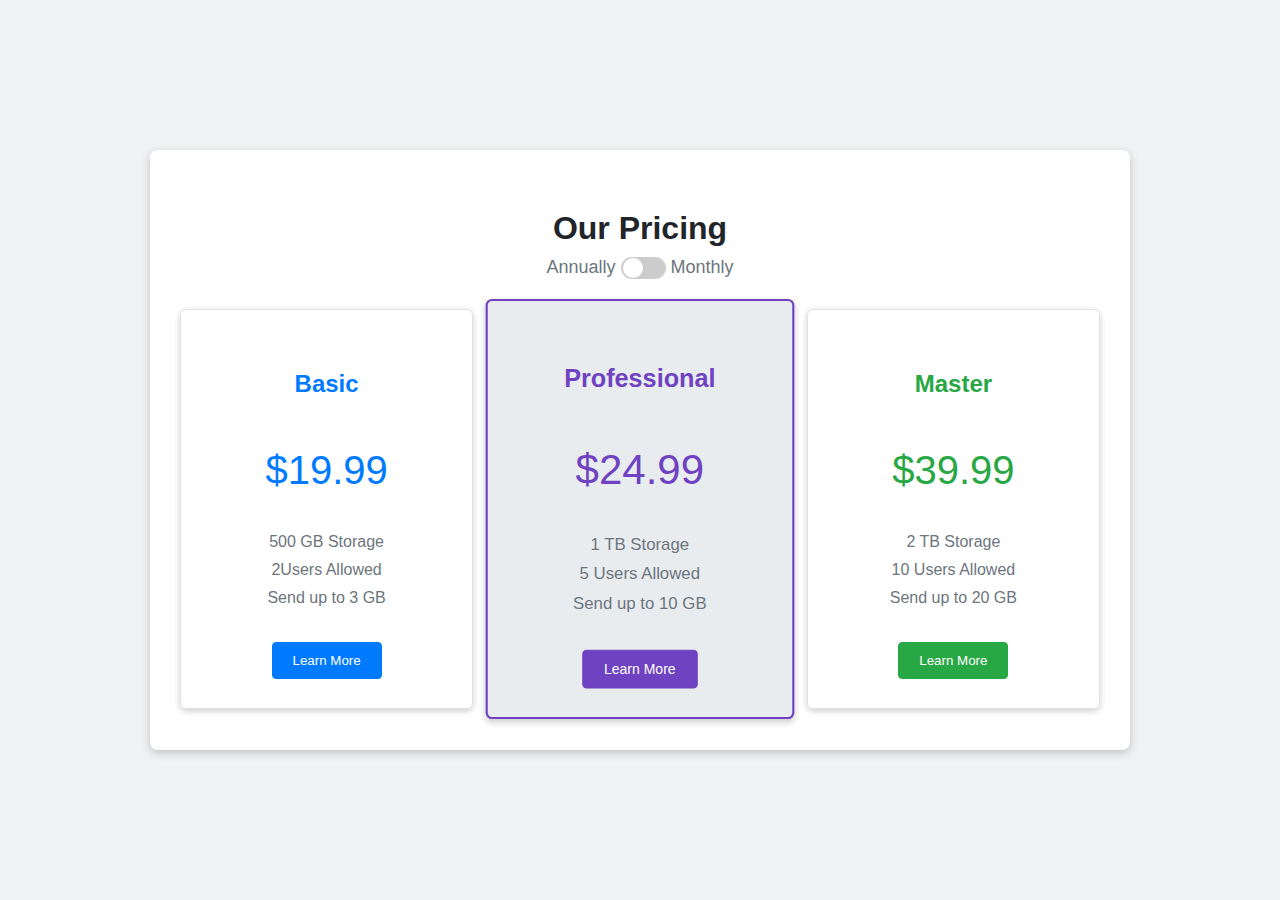
<file: Day10/index.html>
<!DOCTYPE html>
<html lang="en">
<head>
    <link rel="stylesheet" href="style.css">
    <meta charset="UTF-8">
    <meta name="viewport" content="width=device-width, initial-scale=1.0">
    <title>Day10</title>
</head>
<body>
    <div class="container">
        <h1>Our Pricing</h1>
        <p class="toggle">Annually 
            <label class="switch">
                <input type="checkbox">
                <span class="slider round"></span>
              </label>
              Monthly</p>
        <div class="cards">
          <div class="card1 card"> 
            <h2>Basic</h2>
            <p>$19.99</p>
           <ul>
              <li>500 GB Storage</li>
              <li>2Users Allowed</li>
              <li>Send up to 3 GB</li>
            </ul>
            <button>Learn More</button>
          </div>
          <div class="card2 card">
            <h2>Professional</h2>
            <p>$24.99</p>
            <ul>
              <li>1 TB Storage</li>
              <li>5 Users Allowed</li>
              <li>Send up to 10 GB</li>
            </ul>
            <button>Learn More</button>
          </div>
          <div class="card3 card">
            <h2>Master</h2>
            <p>$39.99</p>
            <ul>
              <li>2 TB Storage</li>
              <li>10 Users Allowed</li>
              <li>Send up to 20 GB</li>
            </ul>
            <button>Learn More</button>
          </div>
        </div>
    </div>
</body>
</html>
</file>
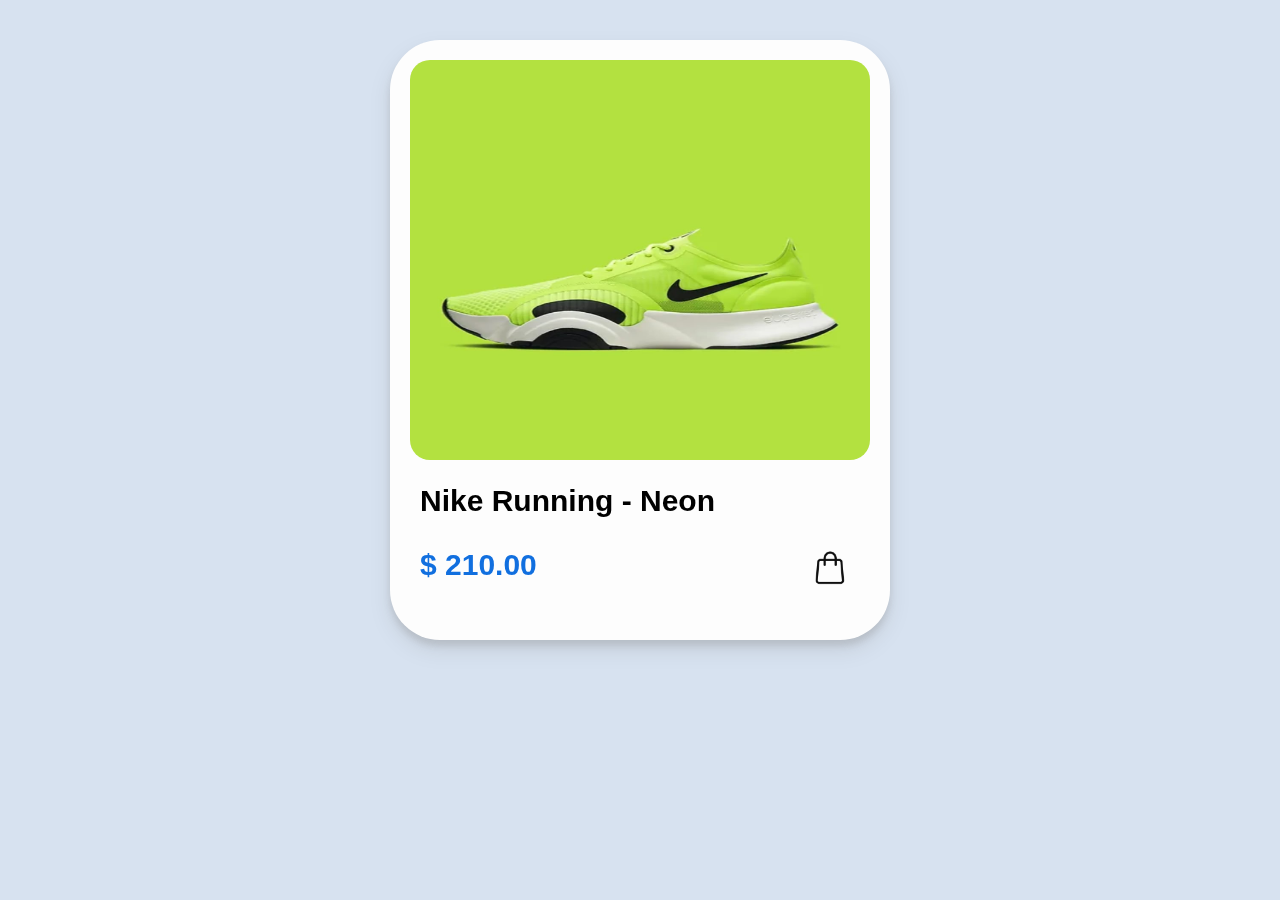
<file: Day2/index.html>
<!DOCTYPE html>
<html lang="en">
<head>
    <link rel="stylesheet" href="style.css">
    <meta charset="UTF-8">
    <meta name="viewport" content="width=device-width, initial-scale=1.0">
    <title>Day2</title>
</head>
<body>
    <div class="card">
      <img src="nike.jpg" alt="nike_shoes">
     <figcaption>Nike Running - Neon</figcaption>
      <div class="flex"><h2>$ 210.00</h2>
    <div class="cart">
        <img src="cart_bag.webp" alt="cart_bag">
        </div>
    </div>
    </div>
</body>
</html>
</file>
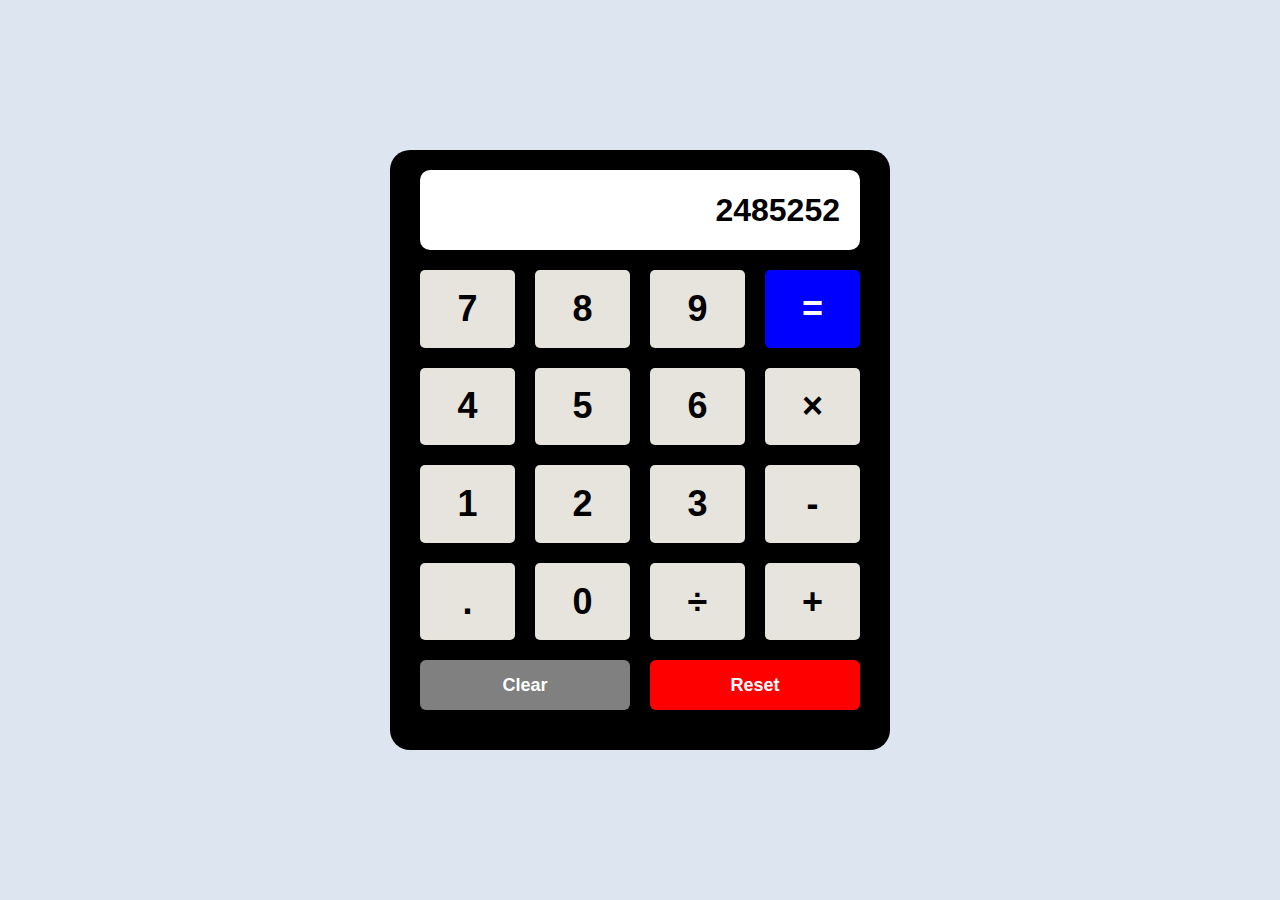
<file: Day5/index.html>
<!DOCTYPE html>
<html lang="en">
<head>
    <meta charset="UTF-8">
    <link rel="stylesheet" href="style.css">
    <meta name="viewport" content="width=device-width, initial-scale=1.0">
    <title>Day5</title>
</head>
<body>
    <div class="container">
        <input type="text" placeholder="2485252">
        <div class="calculator">
            <button class="number">7</button><button class="number">8</button><button class="number">9</button><button class="operator">=</button>
            <button class="number">4</button><button class="number">5</button><button class="number">6</button><button class="number">× </button>
            <button class="number">1</button><button class="number">2</button><button class="number">3</button><button class="number">-</button>
            <button class="number">.</button><button class="number">0</button><button class="number">÷</button><button class="number">+</button>
            <button class="clear">Clear</button><button class="reset">Reset</button>
        </div>
    </div>
</body>
</html>
</file>
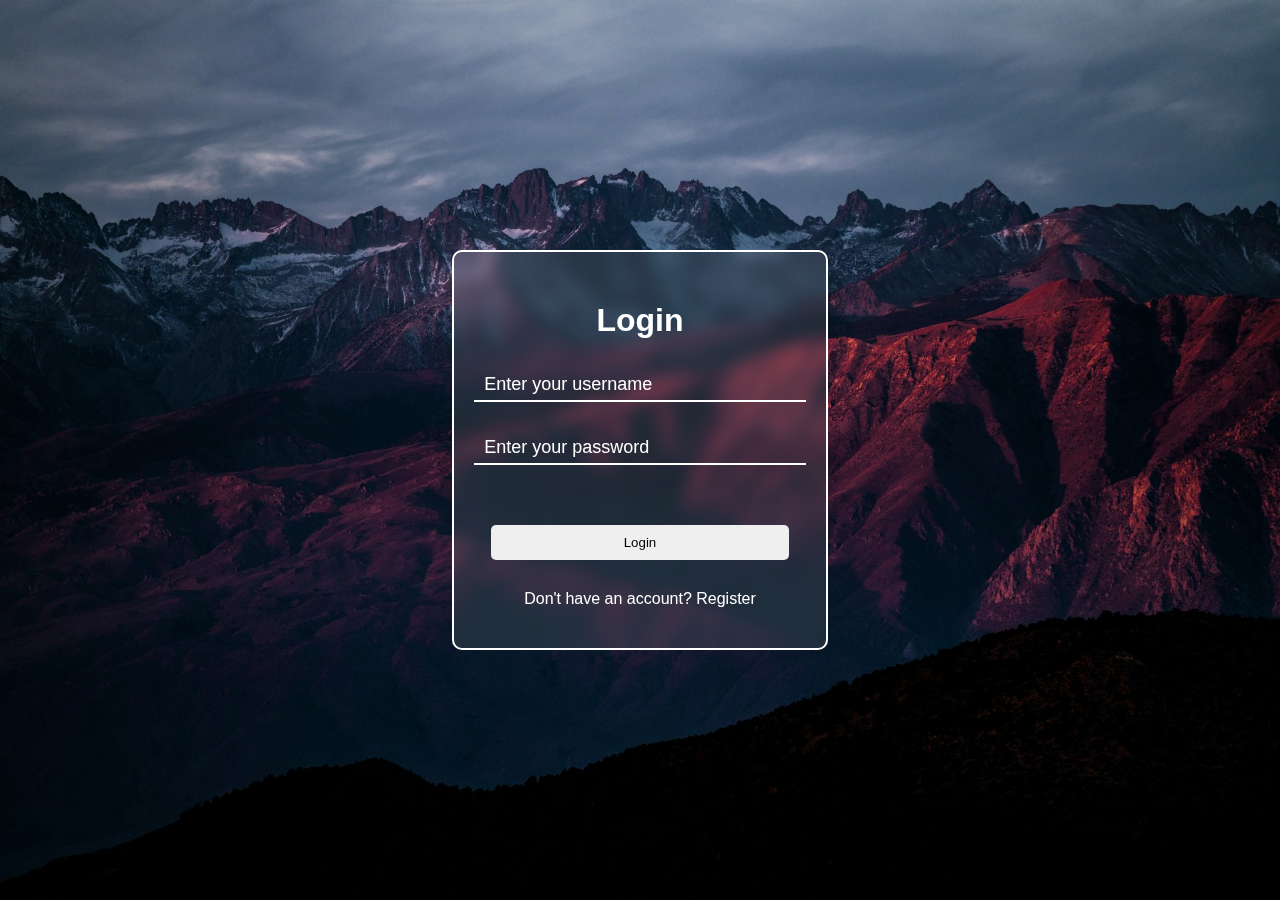
<file: Day7/index.html>
<!-- Use font family sans-serif
2. Use the background image on the body
3. On hover, background color of button should change to rgba(255, 255, 255, 0.8) -->
<!DOCTYPE html>
<html lang="en">
<head>
    <link rel="stylesheet" href="style.css">
    <meta charset="UTF-8">
    <meta name="viewport" content="width=device-width, initial-scale=1.0">
    <title>Day7</title>
</head>
<body>
    <div class="container">
       <h1>Login</h1>  
       <input type="text" placeholder="Enter your username">
       <input type="text" placeholder="Enter your password">
       <button>Login</button>
       <p>Don't have an account? Register</p>  
    </div>
</body>
</html>
</file>
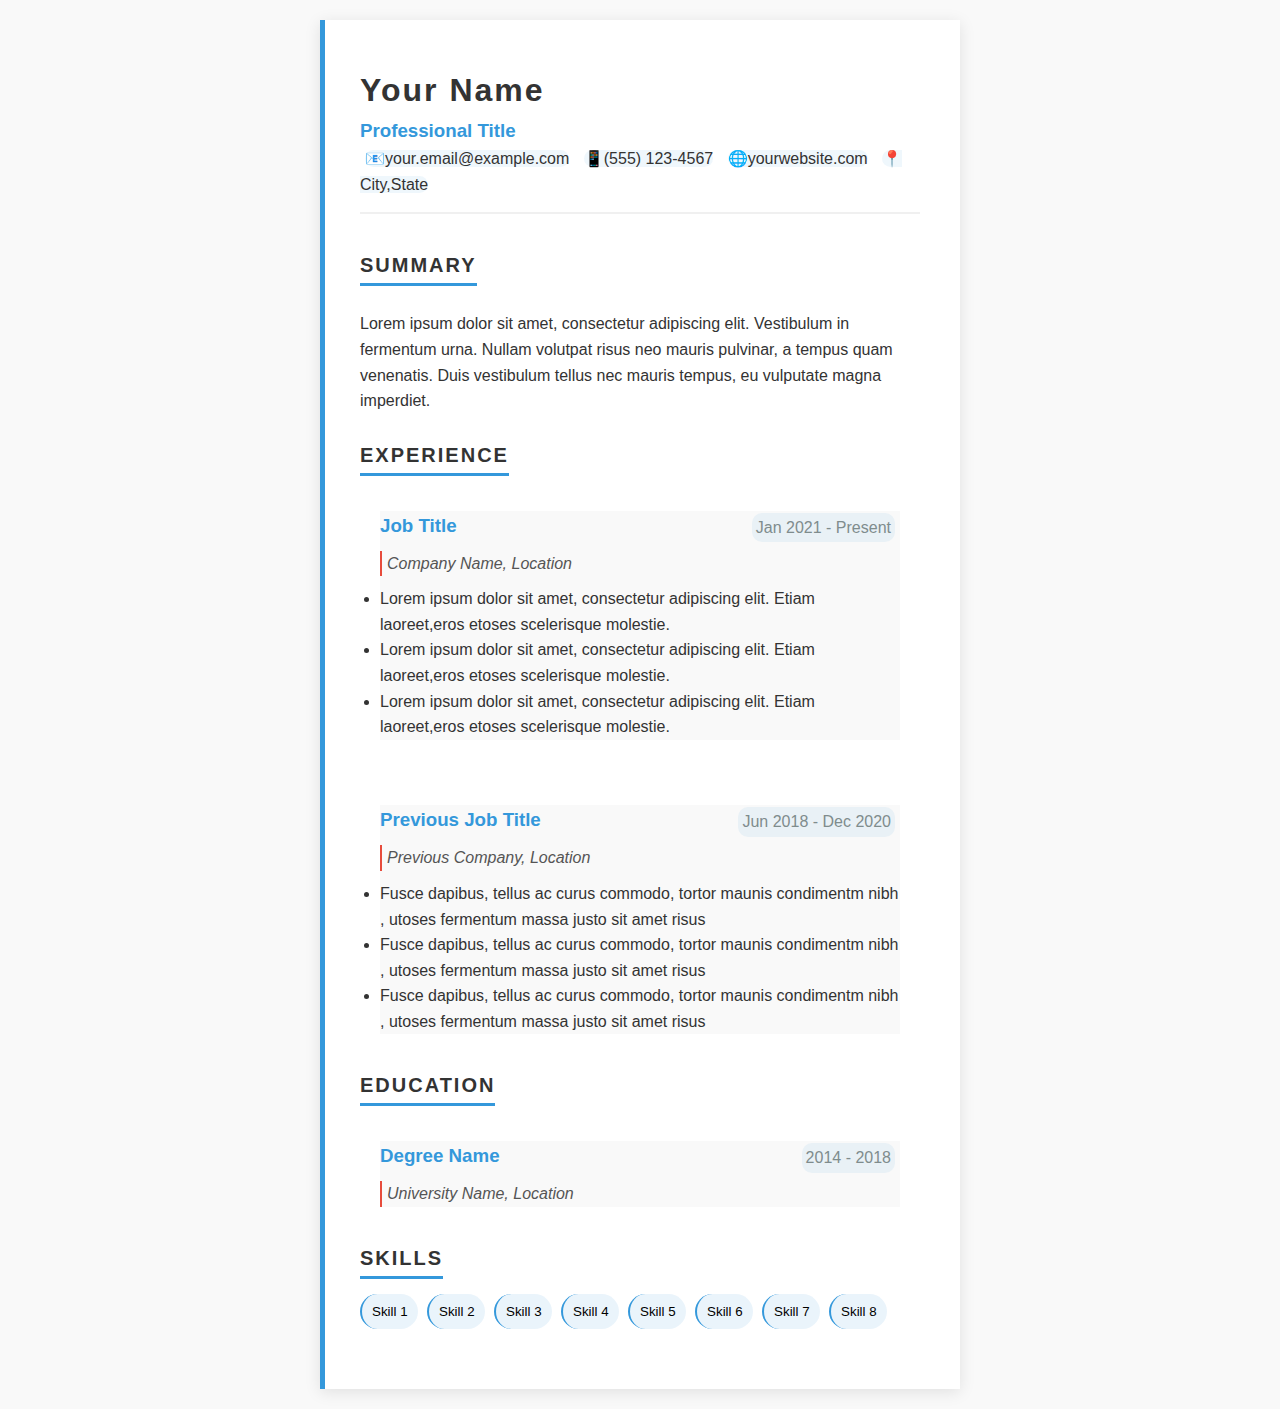
<file: Day8/index.html>
<!DOCTYPE html>
<html lang="en">
<head>
    <link rel="stylesheet" href="style.css">
    <meta charset="UTF-8">
    <meta name="viewport" content="width=device-width, initial-scale=1.0">
    <title>Day8</title>
</head>
<body>
    <div class="container">
        <header>
            <h1>Your Name</h1>
            <h3>Professional Title</h3>
            <p><a>📧your.email@example.com</a>
                <a> 📱(555) 123-4567</a>
                <a>🌐yourwebsite.com</a>
                <a> 📍City,State</a>
            </p>
        </header>
        <section>
            <div class="head">
                <h2>SUMMARY</h2>
            </div>
            <p class="p">Lorem ipsum dolor sit amet, consectetur adipiscing elit. Vestibulum in
                fermentum urna. Nullam volutpat risus neo mauris pulvinar, a tempus quam venenatis.
                Duis vestibulum tellus nec mauris tempus, eu vulputate magna imperdiet.
            </p>
        </section>
        <section>
            <div class="head">
                <h2>EXPERIENCE</h2>
            </div>
            <div class="background">
                <h3>Job Title</h3>
                <span class="date">Jan 2021 - Present</span>
                <p class="red"><i>Company Name, Location</i></p>
                <ul>
                    <li>Lorem ipsum dolor sit amet, consectetur adipiscing elit. Etiam laoreet,eros etoses scelerisque
                        molestie.</li>
                    <li>Lorem ipsum dolor sit amet, consectetur adipiscing elit. Etiam laoreet,eros etoses scelerisque
                        molestie.</li>
                    <li>Lorem ipsum dolor sit amet, consectetur adipiscing elit. Etiam laoreet,eros etoses scelerisque
                        molestie.</li>
                </ul>
            </div>
            <br>
            <div class="background">
                <h3>Previous Job Title</h3>
                <span class="date">Jun 2018 - Dec 2020</span>
                <p class="red"><i>Previous Company, Location</i></p>
                <ul>
                    <li>Fusce dapibus, tellus ac curus commodo, tortor maunis condimentm nibh , utoses fermentum massa
                        justo sit amet risus</li>
                    <li>Fusce dapibus, tellus ac curus commodo, tortor maunis condimentm nibh , utoses fermentum massa
                        justo sit amet risus</li>
                    <li>Fusce dapibus, tellus ac curus commodo, tortor maunis condimentm nibh , utoses fermentum massa
                        justo sit amet risus</li>
                </ul>
            </div>
        </section>
        <section>
            <div class="head">
                <h2>EDUCATION</h2>
            </div>
            <div class="background">
                <h3>Degree Name</h3>
                <span class="date">2014 - 2018</span>
                <p class="red"><i>University Name, Location</i></p>
            </div>
        </section>
        <section>
            <div class="head">
                <h2>SKILLS</h2>
            </div>
            <div class="skills">
                <button>Skill 1</button>
                <button>Skill 2</button>
                <button>Skill 3</button>
                <button>Skill 4</button>
                <button>Skill 5</button>
                <button>Skill 6</button>
                <button>Skill 7</button>
                <button>Skill 8</button>
            </div>
        </section>
    </div>
</body>
</html>
</file>
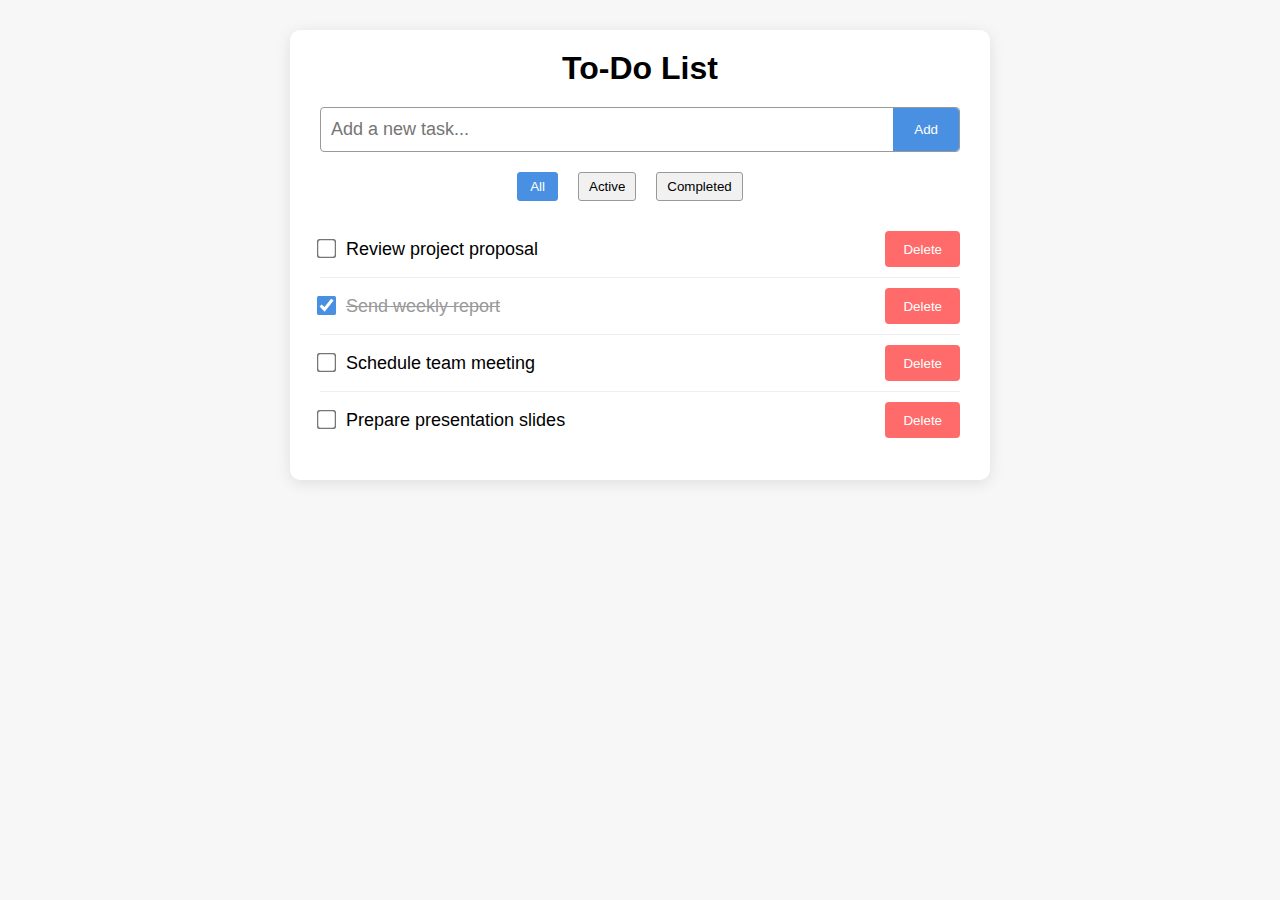
<file: Day9/index.html>
<!DOCTYPE html>
<html lang="en">
<head>
    <link rel="stylesheet" href="style.css">
    <meta charset="UTF-8">
    <meta name="viewport" content="width=device-width, initial-scale=1.0">
    <title>Day9</title>
</head>
<body>
    <div class="container">
        <h1>To-Do List</h1>
        <div class="combine">
            <form action class="input">
                <input type="text" placeholder="Add a new task...">
                <button class="add">Add</button>
            </form>
        </div>
        <div class="buttons"><button class="blue">All</button><button>Active</button><button>Completed</button></div>
        <div class="content">
            <div class="checkbox">
                <div><input type="checkbox"> Review project proposal</div><button class="delete">Delete</button></div>
            <div class="checkbox">
                <div><input type="checkbox" checked> <s>Send weekly report</s></div><button class="delete">Delete</button></div>
            <div class="checkbox">
                <div><input type="checkbox"> Schedule team meeting</div> <button class="delete">Delete</button></div>
            <div class="checkbox">
                <div><input type="checkbox"> Prepare presentation slides</div> <button class="delete">Delete</button></div>
        </div>
    </div>
</body>
</html>
</file>
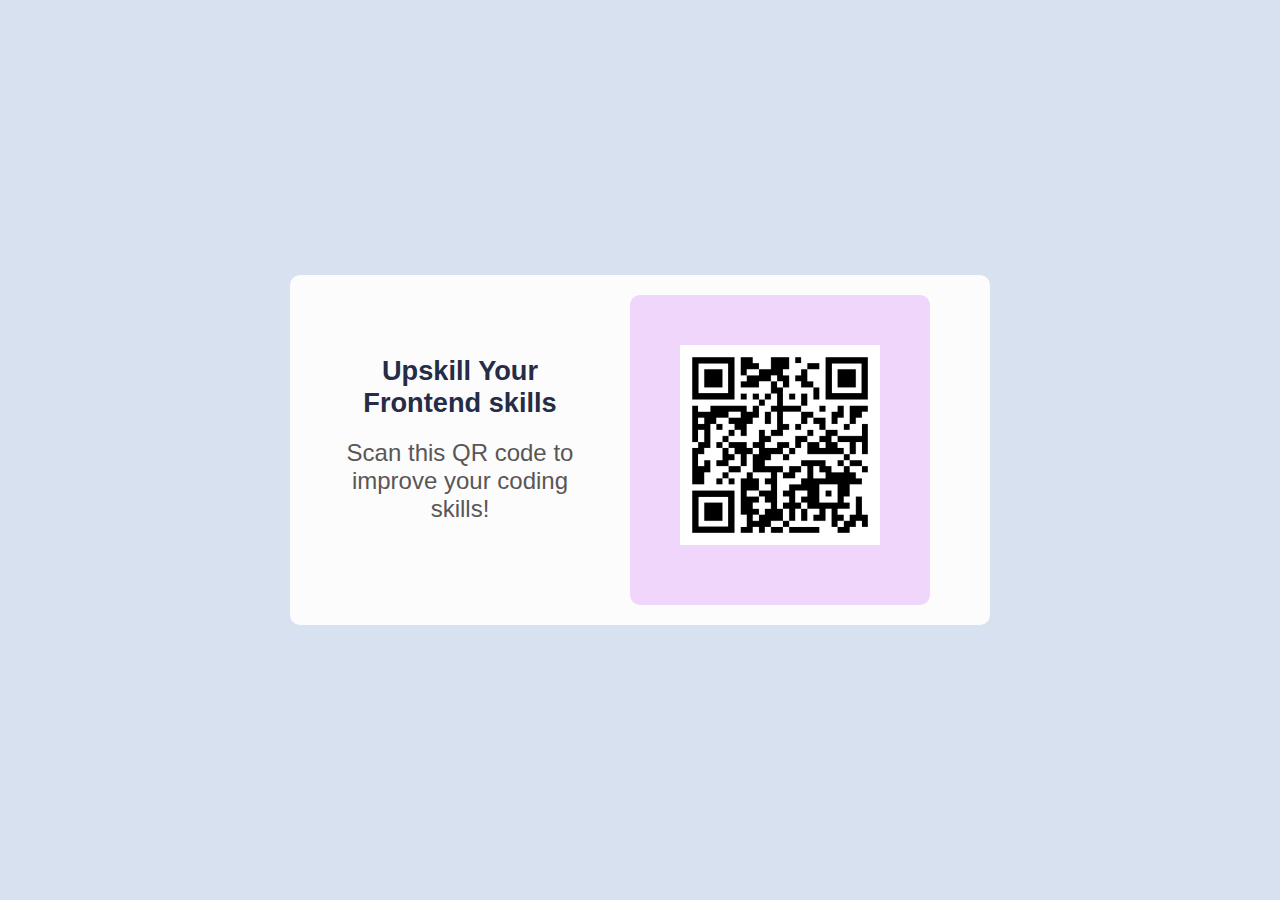
<file: Day1/index1.html>
<!DOCTYPE html>
<html lang="en">
<head>
    <meta charset="UTF-8">
    <link rel="stylesheet" href="style1.css">
    <meta name="viewport" content="width=device-width, initial-scale=1.0">
    <title>Day1</title>
</head>
<body>
    <div class="container">
        <div class="content">
        <h3>Upskill Your <br>Frontend skills</h3>
        <p>Scan this QR code to improve your coding skills!</p>
        </div>
        <div class="card">
        <img src="QRcode.jpg" alt="QRcode">
        </div>
    </div>
</body>
</html>
</file>
<file: Day10/style.css>
*{
    margin:0;
    padding:0;
    box-sizing: border-box;
}
body{
    font-family: sans-serif;
    background-color: #f0f2f4;
    min-height: 100vh;
    display: flex;
    justify-content: center;
    align-items: center;
}
.container{
    background-color: #fff;
    padding-top: 40px;
    padding-inline: 20px;
    box-shadow: 0px 3px 10px rgba(0,0,0,0.2);
    border-radius: 8px;
    height: 600px;
    width: 980px;
}
.container h1{
    color:  #212529;
    text-align: center;
    margin-top: 20px;
}
.container p{
    text-align: center;
    color: #6c757d;
}
.switch {
    position: relative;
    display: inline-block;
    width: 45px;
    height: 22px;
  }
  .switch input { 
    opacity: 0;
    width: 0;
    height: 0;
  }
  .slider {
    position: absolute;
    cursor: pointer;
    top: 0;
    left: 0;
    right: 0;
    bottom: 0;
    background-color: #ccc;
    -webkit-transition: .4s;
    transition: .4s;
  }
  .slider:before {
    position: absolute;
    content: "";
    height: 20px;
    width: 20px;
    left: 2px;
    bottom: 1.5px;
    background-color: white;
    -webkit-transition: .4s;
    transition: .4s;
  }
  input:checked + .slider {
    background-color: #2196F3;
  }
  input:focus + .slider {
    box-shadow: 0 0 1px #2196F3;
  }
  input:checked + .slider:before {
    -webkit-transform: translateX(20px);
    -ms-transform: translateX(20px);
    transform: translateX(20px);
  }
  .slider.round {
    border-radius: 34px;
  }
  .slider.round:before {
    border-radius: 50%;
  }
  .toggle{
    margin-top: 10px;
    font-size: 18px;
  }
.cards{
    display: flex;
    justify-content: space-evenly;
    gap: 20px;
    text-align: center;
    margin-inline: 10px;
}
ul li{
    list-style-type: none;
}
.card{
    border: 1px solid #dee2e6;
    border-radius: 6px;
    height:  400px;
    width: 350px;
    margin-top: 30px;
    padding: 20px 40px;
    box-shadow: 0px 2px 6px rgba(0,0,0,0.2);
}
.card h2{
     margin-top: 40px;  
}
.card p{
    font-weight: 500;
    font-size: 2.5rem;
    margin-top: 50px;
    margin-bottom: 40px;
}
.card li{
    color: #6c757d;
    margin-bottom: 10px;
}
.card button{
    margin-top: 25px;
    padding: 10px 20px;
    color: white;
    border: none;
    border-radius: 4px;
}
.card1 h2{
    color: #007bff;
}
.card1 p{
    color: #007bff;
}
.card1 button{
    background-color: #007bff;
    border: 1px solid #007bff;
}
.card2{
    border: 2px solid #6f42c1 !important;
    background-color:  #e9ecef;
}
.card2 h2{
    color: #6f42c1;
}
.card2 p{
    color: #6f42c1;
}
.card2 button{
    background-color: #6f42c1;
    border: 1px solid #6f42c1;
}
.card3 h2{
    color: #28a745;
}
.card3 p{
    color: #28a745;
}
.card3 button{
    background-color: #28a745;
     border: 1px solid #28a745;
}
.card2{
   transform: scale(1.05);
}
</file>
<file: Day2/style.css>
*{
    margin: 0;
    padding:0;
    box-sizing: border-box;
}
body{
    background-color: #D7E2F0;
    margin-top: 40px;
    justify-items: center;
    font-family: sans-serif;
}
.card{
    justify-content: center;
    align-items: center;
    background-color: #FDFDFD;
    height: 600px;
    width: 500px;
    padding: 20px;
    border-radius: 50px;
    box-shadow:  0 10px 20px rgba(128, 128, 128, 0.19), 0 6px 6px rgba(128, 128, 128, 0.23);
}
.card img{
    width: 460px;
    height: 400px;
    border-radius: 20px;
}
figcaption{
   margin-left: 10px;
   margin-block-start: 20px;
    font-weight: 600;
    font-size: 30px;
}
.flex{
    display: flex;
    margin-left: 10px;
    margin-top: 30px;
    justify-content: space-between;
}
h2{
    font-size: 30px;
    font-weight: 600;
    color: #116FDF;
}
.cart img{
    height: 40px;
    width: 40px;
    mix-blend-mode: multiply;
    margin-right: 20px;
}
</file>
<file: Day5/style.css>
*{
    padding: 0;
    margin: 0;
    box-sizing: border-box;
}
body{
    background-color: #DCE5F0;
    display: flex;
    justify-content: center;
    align-items: center;
    height: 100vh;
    font-family: Arial, sans-serif;
}
.container{
    background-color: #000000;
    height: 600px;
    border-radius: 20px;
    width: 500px;
    padding: 20px 30px;
    justify-content: center;
    align-items: center;
}
.container input{
    text-align: right;
    border-radius: 10px;
    height: 80px;
    width: 100%;
    padding-block-start: 12px;
    padding-inline: 20px;
    border: none;
}
::placeholder{
   color: black;
   font-weight: 700;
   font-size: 32px;
}
.calculator{
    display: grid;
    grid-template-columns: repeat(4, 1fr);
    height: 85%;
    margin-block: 20px;
    gap: 20px;
}
 .number{
    background-color:#E7E4DD;
    border: none;
}
button{
    font-size: 36px;
    font-weight: 700;
    text-align: center;
    border-radius: 5px;
}
.operator{
    background-color: blue !important;
    color: white;
    border: none;
    border-radius: 5px;
}
.clear{
    all:unset;
    background-color: gray;
    color: white;
    text-align: center;
    font-size: 18px;
    grid-column: span 2;
    border-radius: 6px;
    font-weight: 700;
    height: 50px;
}
.reset{
   all: unset;
   background-color: red;
   grid-column: span 2;
   text-align: center;
   font-size: 18px;
   color: white;
   border-radius: 6px;
   font-weight: 700;
   height: 50px;
}
button:hover{
    opacity: 0.8;
}
</file>
<file: Day7/style.css>
*{
    margin: 0;
    padding: 0;
    box-sizing: border-box;
}
body{
    display: flex;
    justify-content: center;
    align-items: center;
    height: 100vh;
    background-image: url(login-hero-bg.jpg);
    background-repeat: no-repeat;
    background-size: 100% 100%;
    font-family: sans-serif;
    color: white;
}
.container{
    background-color: rgba(255,255,255,0.1);
    backdrop-filter: blur(8px);
    border: 2px solid white;
    border-radius: 10px;
    padding: 30px 20px;
    text-align: center;
}
h1{
    margin: 20px;
}
.container input{
    display: block;
    background: transparent;
    border: none;
    border-bottom: 2px solid white;
    padding-inline: 10px;
    padding-block: 5px;
    font-size: 18px;
    margin-block: 30px;
    width: 100%;
}
::placeholder{
    color: white;
}
button{
    border: none;
    width: 90%;
    padding: 10px;
    border-radius: 5px;
    margin-block: 30px;
}
button:hover{
    background-color:rgba(255, 255, 255, 0.8);
}
p{
    margin-inline: 50px;
    margin-bottom: 10px;
}
</file>
<file: Day8/style.css>
*{
    margin: 0;
    padding: 0;
    box-sizing: border-box;
}
body{
    background-color: #f9f9f9;
    font-family: 'Helvetica Neue', Arial, sans-serif;
    line-height: 1.6;
    color:#333;
    justify-items: center;
}
.container{
     background-color: white;
    padding-block-start: 30px;
    padding-block-end: 50px;
    padding-inline: 40px;
    box-shadow: 0 3px 15px rgba(0, 0, 0, 0.1);
    margin-block: 20px;
    width: 50%;
    position: relative;
}
.container::before{
    content:'';
    position: absolute;
    left: 0;
    right: 0;
    top:0;
    width: 5px;
    height: 100%;
    background-color: #3498db;
}
h1{
    letter-spacing: 2px;
}
header{
   border-bottom: 2px solid #f0f0f0;
   margin-block-end: 20px;
   padding-block: 15px;
}
h3{
    color: #3498db;
}
.head{
    display: inline-block;
    margin-block-end: 20px;
    letter-spacing: 2px;
    margin-block-start: 15px;
}
h2{
    position: relative;
    margin: 0;
    font-size: 20px;
}
h2::after{
    content: '';
    position: absolute;
    left: 0;
    bottom: -5px;
    background-color: #3498db;
    width: 100%;
    height: 3px;
}
.container a{
    background-color: rgba(52, 152, 219, 0.08);
    border-radius: 10px;
    margin: 5px;
}
.p{
    margin-block: 10px;
}
.sec2{
     background-color: #f9f9f9;
}
.red{
    border-left: 2px solid #e74c3c;;
    padding-left: 5px;
    color: #555;
    margin-block: 10px;
}
.background{
    background-color: #F9F9F9;
    margin-inline: 20px;
    margin-block: 20px;
    position: relative;
}
.date{
    background-color: rgba(52, 152, 219, 0.08);
    color: #7f8c8d;
    padding: 2px 4px;
    position: absolute;
    top: 2px;
    right: 5px;
    border-radius: 10px;
}
.skills button{
    background-color: rgba(52, 152, 219, 0.1);
    padding: 10px 10px;
    border-radius: 20px;
    border: none;
    border-left: 2px solid #3498db;
    margin-right: 5px;
}
.skills{
    margin-bottom: 10px;
}
</file>
<file: Day9/style.css>
*{
    margin: 0;
    padding: 0;
    box-sizing: border-box;
}
body{
    font-family: Arial, sans-serif;
    background-color: #f7f7f7;
    height: 100vh;
    display: flex;
    justify-content: center;
}
.container{
    background-color: #ffffff;
    box-shadow: 0 3px 15px rgba(0, 0, 0, 0.1);
    padding: 20px 30px;
    border-radius: 10px;
    inline-size: 700px;
    block-size: 450px;
    margin-top: 30px;
}
.container h1{
    text-align: center;
}
.input{
  border: 1px solid #999;
  width: 100%;
  padding: 0;
  height: 45px;
  display: flex;
  align-items: center;
  border-radius: 4px;
}
.combine{
    margin-block: 20px;
}
.input input{
    all: unset;
    flex: 1;
    font-size: 18px;
    padding: 10px;
}
.add{
    background-color:#4a90e2;
    color: white;
    border: none;
    padding-block: 14px;
    padding-inline: 21px;
    border-top-right-radius: 4px;
    border-bottom-right-radius: 4px;
}
.task{
    align-self: center;
}
.buttons{
    display: flex;
    justify-content: center;
    margin-bottom: 30px;
}
.buttons button{
    margin-right: 20px;
    padding: 6px 10px;
    border: 1px solid #999;
    border-radius: 3px;
    background-color: #f1f1f1;
}
.blue{
    background-color: #4a90e2 !important;
    border: 1px solid #4a90e2 !important;
    padding-inline: 12px !important;
    color: white;
}
.content{
    line-height: 2;
}
.checkbox{
   display: flex;
   justify-content: space-between;
   margin-bottom:  10px;
   border-bottom: 1px solid #eee;
   padding-block-end: 10px;
   font-size: 18px;
}
.checkbox s{
    color:#999;
}
.delete{
    color: white;
    border: none;
    background-color: #ff6b6b;
    padding-inline: 18px;
    border-radius: 4px;
}
.content .checkbox:last-child{
    border-bottom: none;
}
input[type=checkbox]{
   transform: scale(1.5);
   margin-right: 8px;
   accent-color: #4a90e2;
}
</file>
<file: Day1/style1.css>
*{
    margin: 0;
    padding: 0;
    box-sizing: border-box ;
}
body{
    background-color: #D7E1EF;
    height: 100vh;
    justify-items: center;
    align-content: center;
    font-family: 'Segoe UI', Tahoma, Geneva, Verdana, sans-serif;
}
.container{
    display: flex;
    background: #FCFCFC;
    padding-inline: 20px;
    padding-block: 20px;
    flex-direction: row;
    height: 350px;
    width: 700px;
    border-radius: 10px;
    gap: 20px;
}
.content{
    text-align: center;
    height: 500px;
    width: 300px;
    margin-top: 60px;
}
.card{
    background-color: #F1D6Fc;
    padding: 50px 50px;
    border-radius: inherit;
}
.card img{
    width: 200px;
}
h3{
    color: #252C46;
    font-size: 1.7em;
}
p{
    font-size: 1.5em;
    color: rgb(90,86,86);
    margin: 20px;
}
</file>
